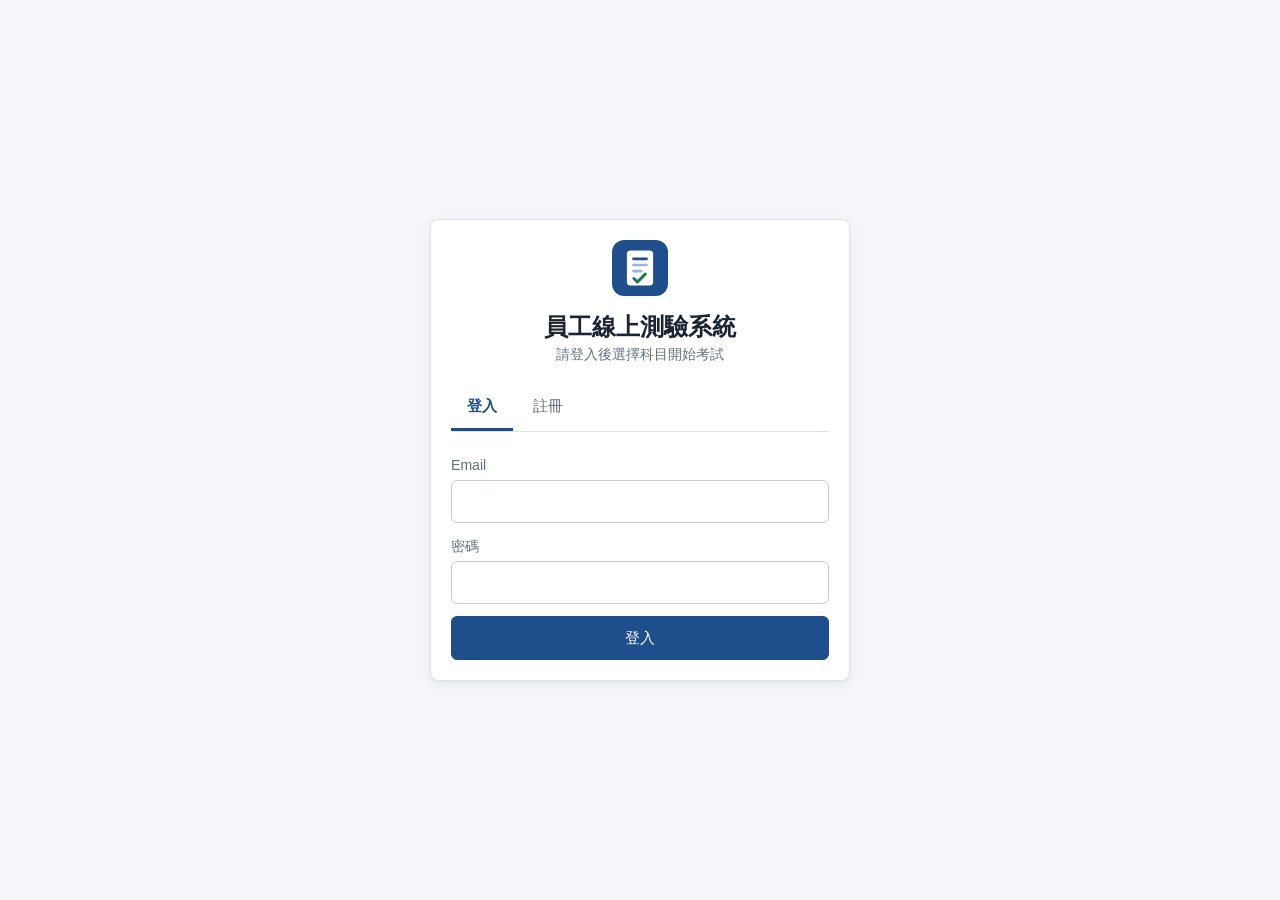
<file: index.html>
<!DOCTYPE html>
<html lang="zh-Hant">
<head>
  <meta charset="utf-8">
  <meta name="viewport" content="width=device-width, initial-scale=1">
  <meta http-equiv="Content-Security-Policy" content="default-src 'self'; script-src 'self'; style-src 'self' 'unsafe-inline'; img-src 'self' data:; connect-src 'self' https://*.supabase.co; object-src 'none'; base-uri 'self'; form-action 'self'">
  <meta name="referrer" content="no-referrer">
  <title>員工線上測驗系統 - 登入</title>
  <link rel="icon" href="images/logo.svg" type="image/svg+xml">
  <link rel="stylesheet" href="css/style.css">
</head>
<body>
  <main class="auth-wrap">
    <div class="auth-card card">
      <div class="logo">
        <img src="images/logo.svg" alt="系統標誌">
        <h1>員工線上測驗系統</h1>
        <div class="muted small">請登入後選擇科目開始考試</div>
      </div>

      <div class="tabs" role="tablist">
        <button class="tab active" id="tab-login" type="button">登入</button>
        <button class="tab" id="tab-register" type="button">註冊</button>
      </div>

      <form id="form-login" class="stack" autocomplete="on">
        <label class="field"><span>Email</span><input type="email" id="login-email" required autocomplete="username"></label>
        <label class="field"><span>密碼</span><input type="password" id="login-pass" required autocomplete="current-password"></label>
        <button class="btn block" type="submit" id="btn-login">登入</button>
      </form>

      <form id="form-register" class="stack hidden" autocomplete="on">
        <label class="field"><span>姓名</span><input type="text" id="reg-name" required maxlength="60" autocomplete="name"></label>
        <label class="field"><span>員工編號</span><input type="text" id="reg-empid" required maxlength="30"></label>
        <label class="field"><span>Email</span><input type="email" id="reg-email" required autocomplete="username"></label>
        <label class="field"><span>密碼（至少 8 碼）</span><input type="password" id="reg-pass" required minlength="8" autocomplete="new-password"></label>
        <button class="btn block" type="submit" id="btn-register">建立帳號</button>
      </form>

      <div id="auth-msg" class="msg hidden"></div>
    </div>
  </main>

  <script src="js/vendor/supabase.js"></script>
  <script src="js/config.js"></script>
  <script src="js/common.js"></script>
  <script src="js/login.js"></script>
</body>
</html>
</file>
<file: css/style.css>
:root {
  --bg: #f4f6f9;
  --surface: #ffffff;
  --ink: #1b2430;
  --muted: #64707f;
  --line: #dde3ea;
  --primary: #1f4e8c;
  --primary-dark: #163a69;
  --primary-soft: #e8f0fb;
  --ok: #1d7a4a;
  --ok-soft: #e3f4ea;
  --bad: #b3261e;
  --bad-soft: #fbe9e7;
  --warn: #8a5a00;
  --warn-soft: #fff4d9;
  --radius: 8px;
  --shadow: 0 1px 2px rgba(20, 30, 50, .06), 0 4px 14px rgba(20, 30, 50, .05);
}

* { box-sizing: border-box; }
html { -webkit-text-size-adjust: 100%; }
body {
  margin: 0; background: var(--bg); color: var(--ink);
  font: 15px/1.6 -apple-system, BlinkMacSystemFont, "Segoe UI", "Noto Sans TC", "PingFang TC", "Microsoft JhengHei", sans-serif;
}
h1, h2, h3 { line-height: 1.3; margin: 0 0 .6em; }
h1 { font-size: 1.5rem; } h2 { font-size: 1.2rem; } h3 { font-size: 1.05rem; }
a { color: var(--primary); }
.muted { color: var(--muted); }
.small { font-size: .85rem; }
.hidden { display: none !important; }

/* ----- Header ----- */
.topbar { background: var(--primary-dark); color: #fff; }
.topbar-inner {
  max-width: 1180px; margin: 0 auto; padding: 0 20px; height: 56px;
  display: flex; align-items: center; gap: 16px;
}
.brand { display: flex; align-items: center; gap: 10px; font-weight: 600; font-size: 1.05rem; color: #fff; text-decoration: none; }
.brand img { width: 28px; height: 28px; }
.topbar .spacer { flex: 1; }
.topbar .who { font-size: .85rem; opacity: .85; }
.topbar a.link, .topbar button.link {
  color: #fff; background: none; border: 0; cursor: pointer; font: inherit; font-size: .9rem;
  opacity: .9; text-decoration: none; padding: 6px 8px; border-radius: 6px;
}
.topbar a.link:hover, .topbar button.link:hover { background: rgba(255,255,255,.14); opacity: 1; }

.container { max-width: 1180px; margin: 0 auto; padding: 24px 20px 60px; }

/* ----- Tabs ----- */
.tabs { display: flex; gap: 4px; border-bottom: 1px solid var(--line); margin-bottom: 22px; overflow-x: auto; }
.tab {
  background: none; border: 0; border-bottom: 3px solid transparent; padding: 10px 16px; cursor: pointer;
  font: inherit; color: var(--muted); white-space: nowrap;
}
.tab:hover { color: var(--ink); }
.tab.active { color: var(--primary); border-bottom-color: var(--primary); font-weight: 600; }

/* ----- Cards / layout ----- */
.card { background: var(--surface); border: 1px solid var(--line); border-radius: var(--radius); box-shadow: var(--shadow); padding: 20px; }
.card + .card { margin-top: 18px; }
.grid { display: grid; gap: 16px; align-items: stretch; }
.grid > .card, .grid > .card + .card { margin-top: 0; }
.grid.cols-3 > .card { display: flex; flex-direction: column; }
.grid.cols-3 > .card .btn.block { margin-top: auto; }
.grid.cols-3 { grid-template-columns: repeat(auto-fill, minmax(290px, 1fr)); }
.grid.kpis { grid-template-columns: repeat(auto-fit, minmax(160px, 1fr)); }
.grid.two { grid-template-columns: repeat(auto-fit, minmax(420px, 1fr)); }
.row { display: flex; gap: 12px; align-items: center; flex-wrap: wrap; }
.row.between { justify-content: space-between; }
.stack > * + * { margin-top: 12px; }

.kpi { background: var(--surface); border: 1px solid var(--line); border-radius: var(--radius); padding: 16px 18px; box-shadow: var(--shadow); }
.kpi .label { color: var(--muted); font-size: .85rem; }
.kpi .value { font-size: 1.8rem; font-weight: 700; line-height: 1.2; margin-top: 4px; }
.kpi.ok .value { color: var(--ok); } .kpi.bad .value { color: var(--bad); }

/* ----- Forms ----- */
label.field { display: block; font-size: .88rem; color: var(--muted); }
label.field > span { display: block; margin-bottom: 4px; }
input[type=text], input[type=email], input[type=password], input[type=number], input[type=search], select, textarea {
  width: 100%; padding: 9px 11px; border: 1px solid #c4ccd6; border-radius: 6px; background: #fff;
  font: inherit; color: var(--ink);
}
input:focus, select:focus, textarea:focus, button:focus-visible { outline: 2px solid var(--primary); outline-offset: 1px; border-color: var(--primary); }
input[type=file] { font: inherit; }

.btn {
  display: inline-flex; align-items: center; justify-content: center; gap: 6px; padding: 9px 16px; border-radius: 6px;
  border: 1px solid var(--primary); background: var(--primary); color: #fff; cursor: pointer; font: inherit; font-weight: 500;
}
.btn:hover { background: var(--primary-dark); }
.btn:disabled { opacity: .55; cursor: not-allowed; }
.btn.secondary { background: #fff; color: var(--primary); }
.btn.secondary:hover { background: var(--primary-soft); }
.btn.danger { background: #fff; color: var(--bad); border-color: var(--bad); }
.btn.danger:hover { background: var(--bad-soft); }
.btn.sm { padding: 4px 10px; font-size: .85rem; }
.btn.block { width: 100%; }

/* ----- Table ----- */
.table-wrap { overflow-x: auto; border: 1px solid var(--line); border-radius: var(--radius); background: #fff; }
table { border-collapse: collapse; width: 100%; font-size: .9rem; }
th, td { padding: 9px 12px; text-align: left; border-bottom: 1px solid var(--line); vertical-align: middle; }
th { background: #f0f3f7; color: #3a4553; font-weight: 600; white-space: nowrap; }
tr:last-child td { border-bottom: 0; }
td input[type=number] { width: 80px; padding: 5px 8px; }
td input[type=text] { padding: 5px 8px; min-width: 140px; }

/* ----- Badges ----- */
.badge { display: inline-block; padding: 2px 10px; border-radius: 999px; font-size: .78rem; font-weight: 600; }
.badge.ok { background: var(--ok-soft); color: var(--ok); }
.badge.bad { background: var(--bad-soft); color: var(--bad); }
.badge.warn { background: var(--warn-soft); color: var(--warn); }
.badge.gray { background: #eceff3; color: var(--muted); }

/* ----- Login ----- */
.auth-wrap { min-height: 100vh; display: grid; place-items: center; padding: 20px; }
.auth-card { width: 100%; max-width: 420px; }
.auth-card .logo { text-align: center; margin-bottom: 18px; }
.auth-card .logo img { width: 56px; height: 56px; }
.auth-card .logo h1 { margin: 8px 0 2px; }
.msg { padding: 10px 12px; border-radius: 6px; font-size: .9rem; margin-top: 12px; }
.msg.err { background: var(--bad-soft); color: var(--bad); }
.msg.info { background: var(--primary-soft); color: var(--primary-dark); }
.msg.ok { background: var(--ok-soft); color: var(--ok); }
.banner { background: var(--warn-soft); color: var(--warn); padding: 10px 20px; text-align: center; font-size: .9rem; }

/* ----- Exam ----- */
.exam-layout { display: grid; grid-template-columns: 1fr 260px; gap: 18px; align-items: start; }
.exam-head { position: sticky; top: 0; z-index: 5; background: var(--surface); border: 1px solid var(--line); border-radius: var(--radius); padding: 12px 18px; margin-bottom: 16px; }
.timer { font-variant-numeric: tabular-nums; font-size: 1.3rem; font-weight: 700; color: var(--primary); }
.timer.low { color: var(--bad); }
.q-text { font-size: 1.08rem; margin-bottom: 16px; white-space: pre-wrap; }
.opt {
  display: flex; gap: 10px; align-items: flex-start; padding: 11px 14px; border: 1px solid var(--line); border-radius: 6px;
  margin-bottom: 10px; cursor: pointer; background: #fff;
}
.opt:hover { border-color: var(--primary); background: var(--primary-soft); }
.opt.selected { border-color: var(--primary); background: var(--primary-soft); }
.opt input { margin-top: 4px; }
.noselect { user-select: none; -webkit-user-select: none; }
.qnav { display: grid; grid-template-columns: repeat(5, 1fr); gap: 6px; }
.qnav button { padding: 8px 0; border: 1px solid var(--line); background: #fff; border-radius: 6px; cursor: pointer; font: inherit; }
.qnav button.answered { background: var(--primary-soft); border-color: var(--primary); color: var(--primary-dark); }
.qnav button.current { outline: 2px solid var(--primary); }

.result-hero { text-align: center; padding: 32px 20px; }
.result-hero .score { font-size: 3.4rem; font-weight: 800; line-height: 1.1; }
.result-hero.pass .score, .result-hero.pass .verdict { color: var(--ok); }
.result-hero.fail .score, .result-hero.fail .verdict { color: var(--bad); }
.verdict { font-size: 1.3rem; font-weight: 700; margin-top: 6px; }

.review-q { border-left: 4px solid var(--line); padding-left: 14px; margin-bottom: 22px; }
.review-q.right { border-left-color: var(--ok); }
.review-q.wrong { border-left-color: var(--bad); }
.review-opt { padding: 6px 10px; border-radius: 6px; margin: 4px 0; border: 1px solid transparent; }
.review-opt.correct { background: var(--ok-soft); border-color: var(--ok); }
.review-opt.mine-wrong { background: var(--bad-soft); border-color: var(--bad); }
.explain { background: var(--warn-soft); border-radius: 6px; padding: 8px 12px; margin-top: 8px; white-space: pre-wrap; }

/* ----- Charts ----- */
.bar-row { display: grid; grid-template-columns: 150px 1fr 64px; gap: 10px; align-items: center; margin: 10px 0; font-size: .9rem; }
.bar-track { background: #e9edf2; height: 14px; border-radius: 7px; overflow: hidden; }
.bar-fill { height: 100%; background: var(--primary); border-radius: 7px; }
.bar-fill.ok { background: var(--ok); } .bar-fill.bad { background: var(--bad); }
.chart-svg { width: 100%; height: auto; display: block; }
.legend { display: flex; gap: 16px; font-size: .82rem; color: var(--muted); margin-top: 6px; }
.legend i { display: inline-block; width: 10px; height: 10px; border-radius: 2px; margin-right: 5px; }

/* ----- Import ----- */
.dropzone { border: 2px dashed #b8c3d1; border-radius: var(--radius); padding: 20px; background: #fafbfd; }
.err-list { max-height: 160px; overflow: auto; font-size: .85rem; color: var(--bad); margin: 8px 0 0; padding-left: 18px; }
pre.sample { background: #f0f3f7; padding: 12px; border-radius: 6px; overflow: auto; font-size: .82rem; }

/* ----- Toast ----- */
#toast-host { position: fixed; right: 18px; bottom: 18px; z-index: 50; display: flex; flex-direction: column; gap: 8px; }
.toast { background: #1b2430; color: #fff; padding: 10px 16px; border-radius: 6px; box-shadow: var(--shadow); max-width: 340px; }
.toast.err { background: var(--bad); }
.toast.ok { background: var(--ok); }

@media (max-width: 860px) {
  .exam-layout { grid-template-columns: 1fr; }
  .grid.two { grid-template-columns: 1fr; }
  .bar-row { grid-template-columns: 100px 1fr 54px; }
  .topbar .who { display: none; }
}
</file>
